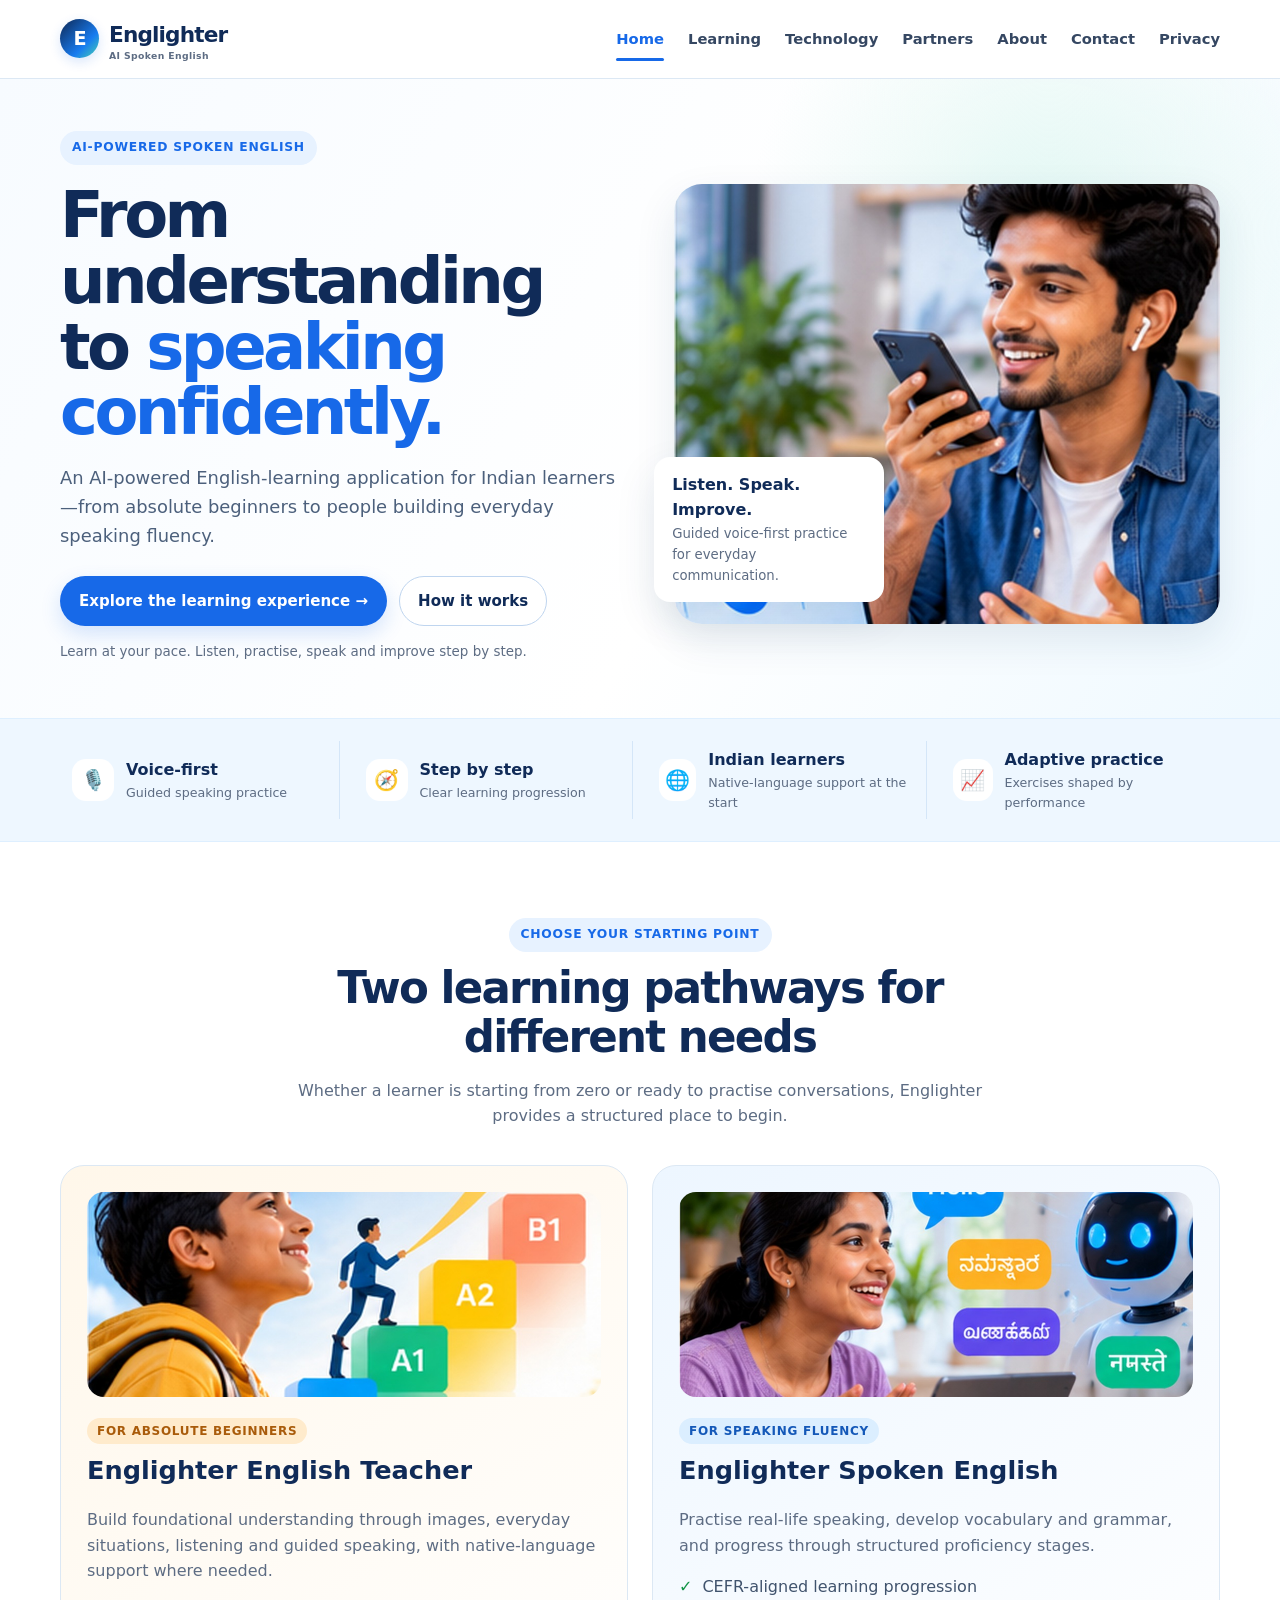
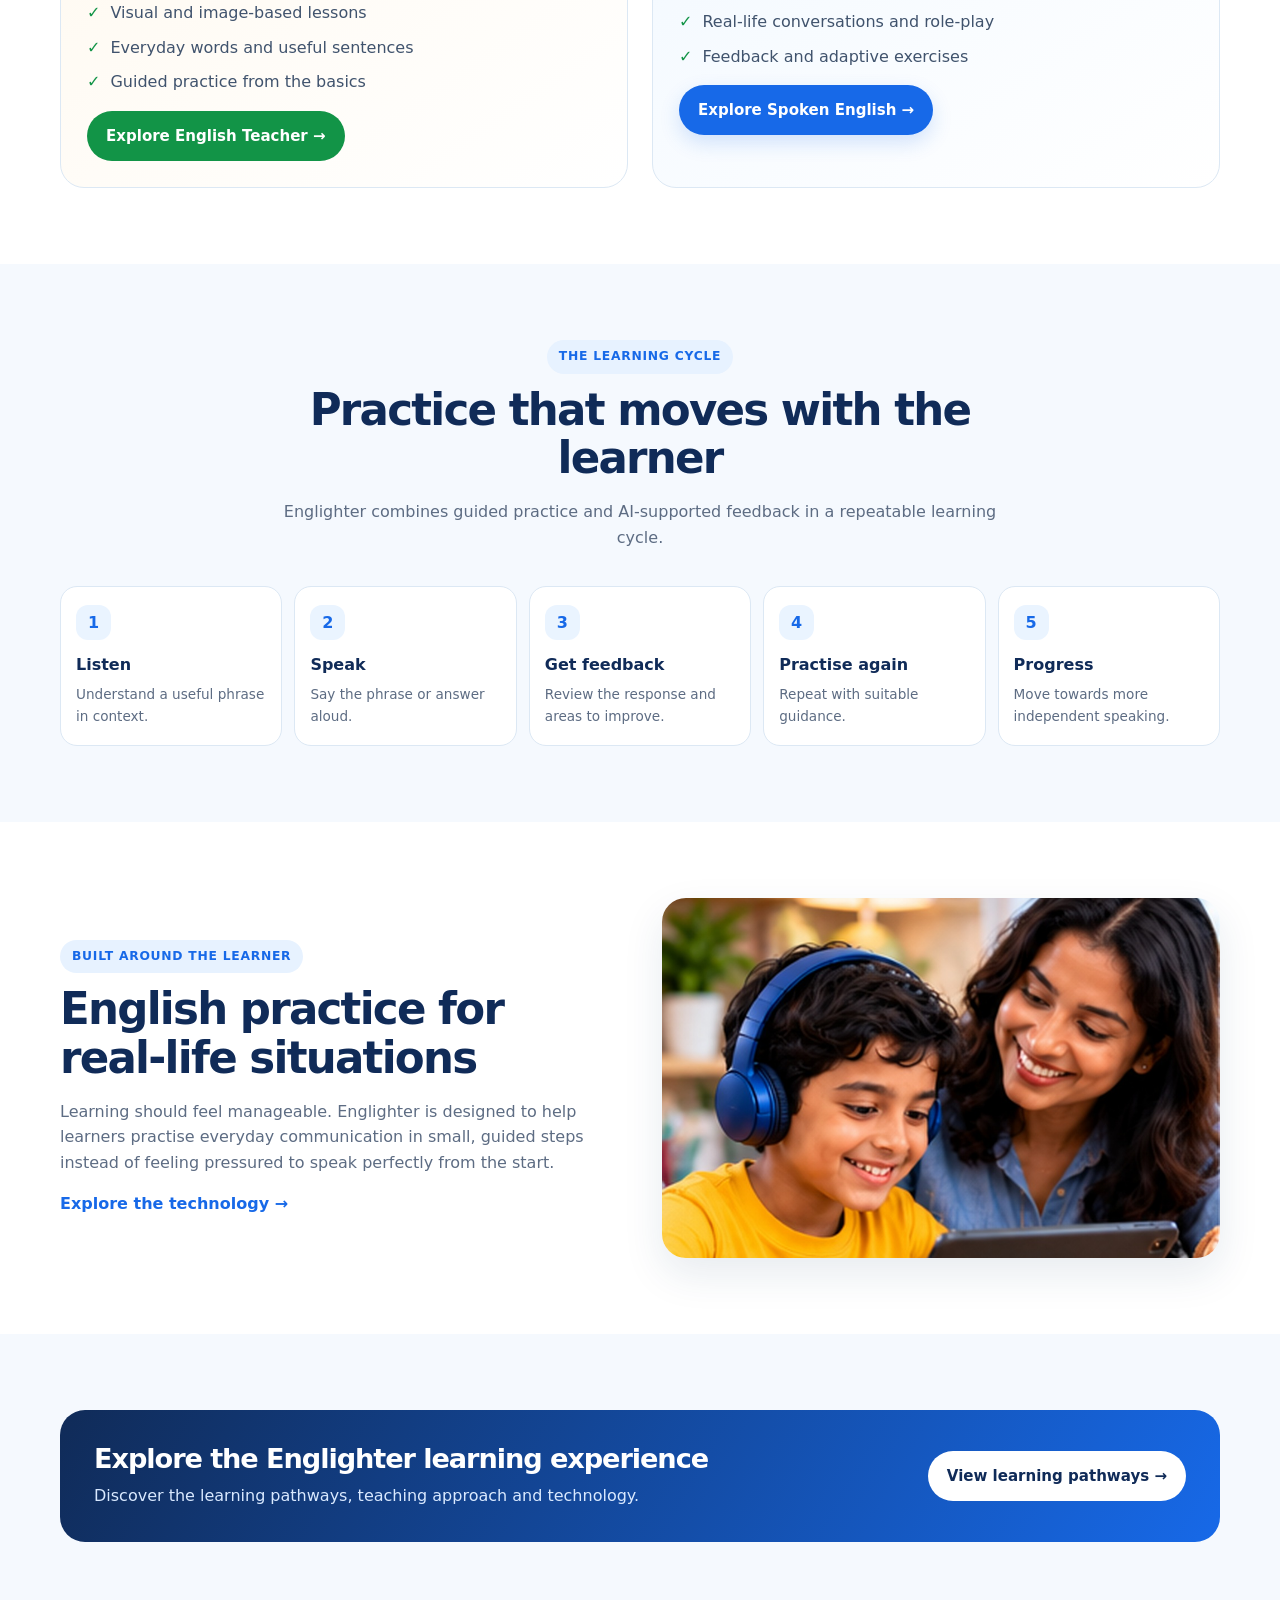
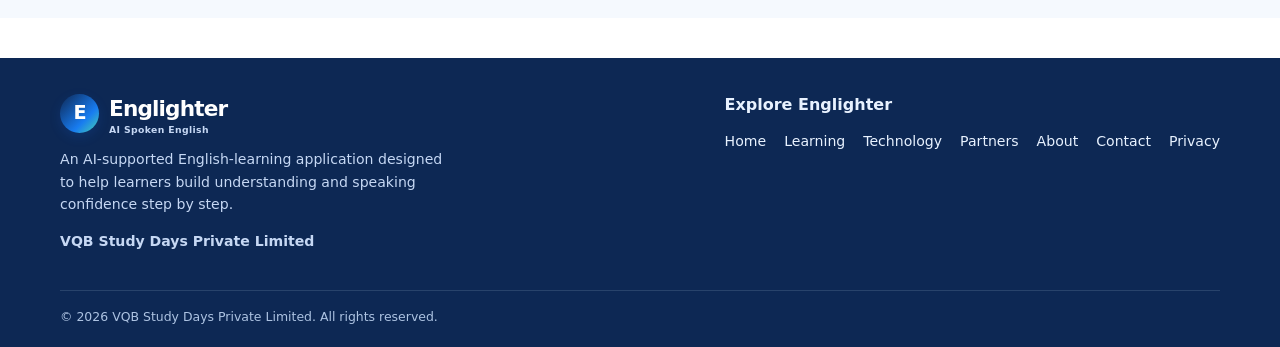
<file: index.html>
<!doctype html>
<html lang="en"><head><meta charset="utf-8"><meta name="viewport" content="width=device-width, initial-scale=1">
<title>AI Spoken English Learning | Englighter</title><meta name="description" content="Discover Englighter, an AI-supported English-learning application with foundational learning and structured spoken-English practice.">
<link rel="stylesheet" href="styles.css"></head><body><header class="site-header"><div class="container nav">
<a class="brand" href="index.html"><span class="brand-mark">E</span><span>Englighter<small>AI Spoken English</small></span></a>
<button class="menu-toggle" aria-label="Toggle navigation" aria-expanded="false">☰</button>
<nav class="nav-links" aria-label="Main navigation"><a href="index.html" aria-current="page">Home</a><a href="learning.html" >Learning</a><a href="technology.html" >Technology</a><a href="partners.html" >Partners</a><a href="about.html" >About</a><a href="contact.html" >Contact</a><a href="privacy.html" >Privacy</a></nav>
</div></header><main><section class="hero"><div class="container hero-grid"><div>
<span class="eyebrow">AI-powered spoken English</span>
<h1>From understanding<br>to <span>speaking confidently.</span></h1>
<p class="lead">An AI-powered English-learning application for Indian learners—from absolute beginners to people building everyday speaking fluency.</p>
<div class="hero-actions"><a class="btn btn-blue" href="learning.html">Explore the learning experience →</a><a class="btn btn-outline" href="#how-it-works">How it works</a></div>
<p class="micro-note">Learn at your pace. Listen, practise, speak and improve step by step.</p></div>
<div class="hero-image"><img src="assets/home-learner.jpg" alt="Young learner practising English with a smartphone"><div class="image-badge">Listen. Speak. Improve.<span>Guided voice-first practice for everyday communication.</span></div></div>
</div></section>
<section class="feature-strip"><div class="container feature-grid">
<div class="feature-stat"><span class="feature-icon">🎙️</span><div><strong>Voice-first</strong><small>Guided speaking practice</small></div></div>
<div class="feature-stat"><span class="feature-icon">🧭</span><div><strong>Step by step</strong><small>Clear learning progression</small></div></div>
<div class="feature-stat"><span class="feature-icon">🌐</span><div><strong>Indian learners</strong><small>Native-language support at the start</small></div></div>
<div class="feature-stat"><span class="feature-icon">📈</span><div><strong>Adaptive practice</strong><small>Exercises shaped by performance</small></div></div>
</div></section>
<section class="section"><div class="container"><div class="section-head"><span class="eyebrow">Choose your starting point</span><h2>Two learning pathways for different needs</h2><p>Whether a learner is starting from zero or ready to practise conversations, Englighter provides a structured place to begin.</p></div>
<div class="pathway-grid">
<article class="pathway"><img src="assets/learning-pathways.jpg" alt="Beginner learning English through visual examples"><span class="tag">For absolute beginners</span><h3>Englighter English Teacher</h3><p>Build foundational understanding through images, everyday situations, listening and guided speaking, with native-language support where needed.</p><ul class="checks"><li>Visual and image-based lessons</li><li>Everyday words and useful sentences</li><li>Guided practice from the basics</li></ul><a class="btn btn-green" href="learning.html#english-teacher">Explore English Teacher →</a></article>
<article class="pathway blue"><img src="assets/technology.jpg" alt="Learner practising spoken English with a phone"><span class="tag blue">For speaking fluency</span><h3>Englighter Spoken English</h3><p>Practise real-life speaking, develop vocabulary and grammar, and progress through structured proficiency stages.</p><ul class="checks"><li>CEFR-aligned learning progression</li><li>Real-life conversations and role-play</li><li>Feedback and adaptive exercises</li></ul><a class="btn btn-blue" href="learning.html#spoken-english">Explore Spoken English →</a></article>
</div></div></section>
<section class="section section-soft" id="how-it-works"><div class="container"><div class="section-head"><span class="eyebrow">The learning cycle</span><h2>Practice that moves with the learner</h2><p>Englighter combines guided practice and AI-supported feedback in a repeatable learning cycle.</p></div>
<div class="steps"><div class="step"><h3>Listen</h3><p>Understand a useful phrase in context.</p></div><div class="step"><h3>Speak</h3><p>Say the phrase or answer aloud.</p></div><div class="step"><h3>Get feedback</h3><p>Review the response and areas to improve.</p></div><div class="step"><h3>Practise again</h3><p>Repeat with suitable guidance.</p></div><div class="step"><h3>Progress</h3><p>Move towards more independent speaking.</p></div></div></div></section>
<section class="section"><div class="container split"><div><span class="eyebrow">Built around the learner</span><h2>English practice for real-life situations</h2><p>Learning should feel manageable. Englighter is designed to help learners practise everyday communication in small, guided steps instead of feeling pressured to speak perfectly from the start.</p><a class="text-link" href="technology.html">Explore the technology →</a></div><img src="assets/about-learners.jpg" alt="Learners of different ages exploring English together"></div></section>
<section class="section section-soft"><div class="container"><div class="cta-band"><div><h2>Explore the Englighter learning experience</h2><p>Discover the learning pathways, teaching approach and technology.</p></div><a class="btn" href="learning.html">View learning pathways →</a></div></div></section></main><footer class="footer"><div class="container"><div class="footer-top">
<div><a class="brand" href="index.html"><span class="brand-mark">E</span><span>Englighter<small>AI Spoken English</small></span></a>
<p>An AI-supported English-learning application designed to help learners build understanding and speaking confidence step by step.</p>
<p><strong>VQB Study Days Private Limited</strong></p></div>
<div><strong>Explore Englighter</strong><div class="footer-links" style="margin-top:12px"><a href="index.html">Home</a><a href="learning.html">Learning</a><a href="technology.html">Technology</a><a href="partners.html">Partners</a><a href="about.html">About</a><a href="contact.html">Contact</a><a href="privacy.html">Privacy</a></div></div>
</div><div class="copyright">© 2026 VQB Study Days Private Limited. All rights reserved.</div></div></footer><script src="script.js"></script></body></html>
</file>
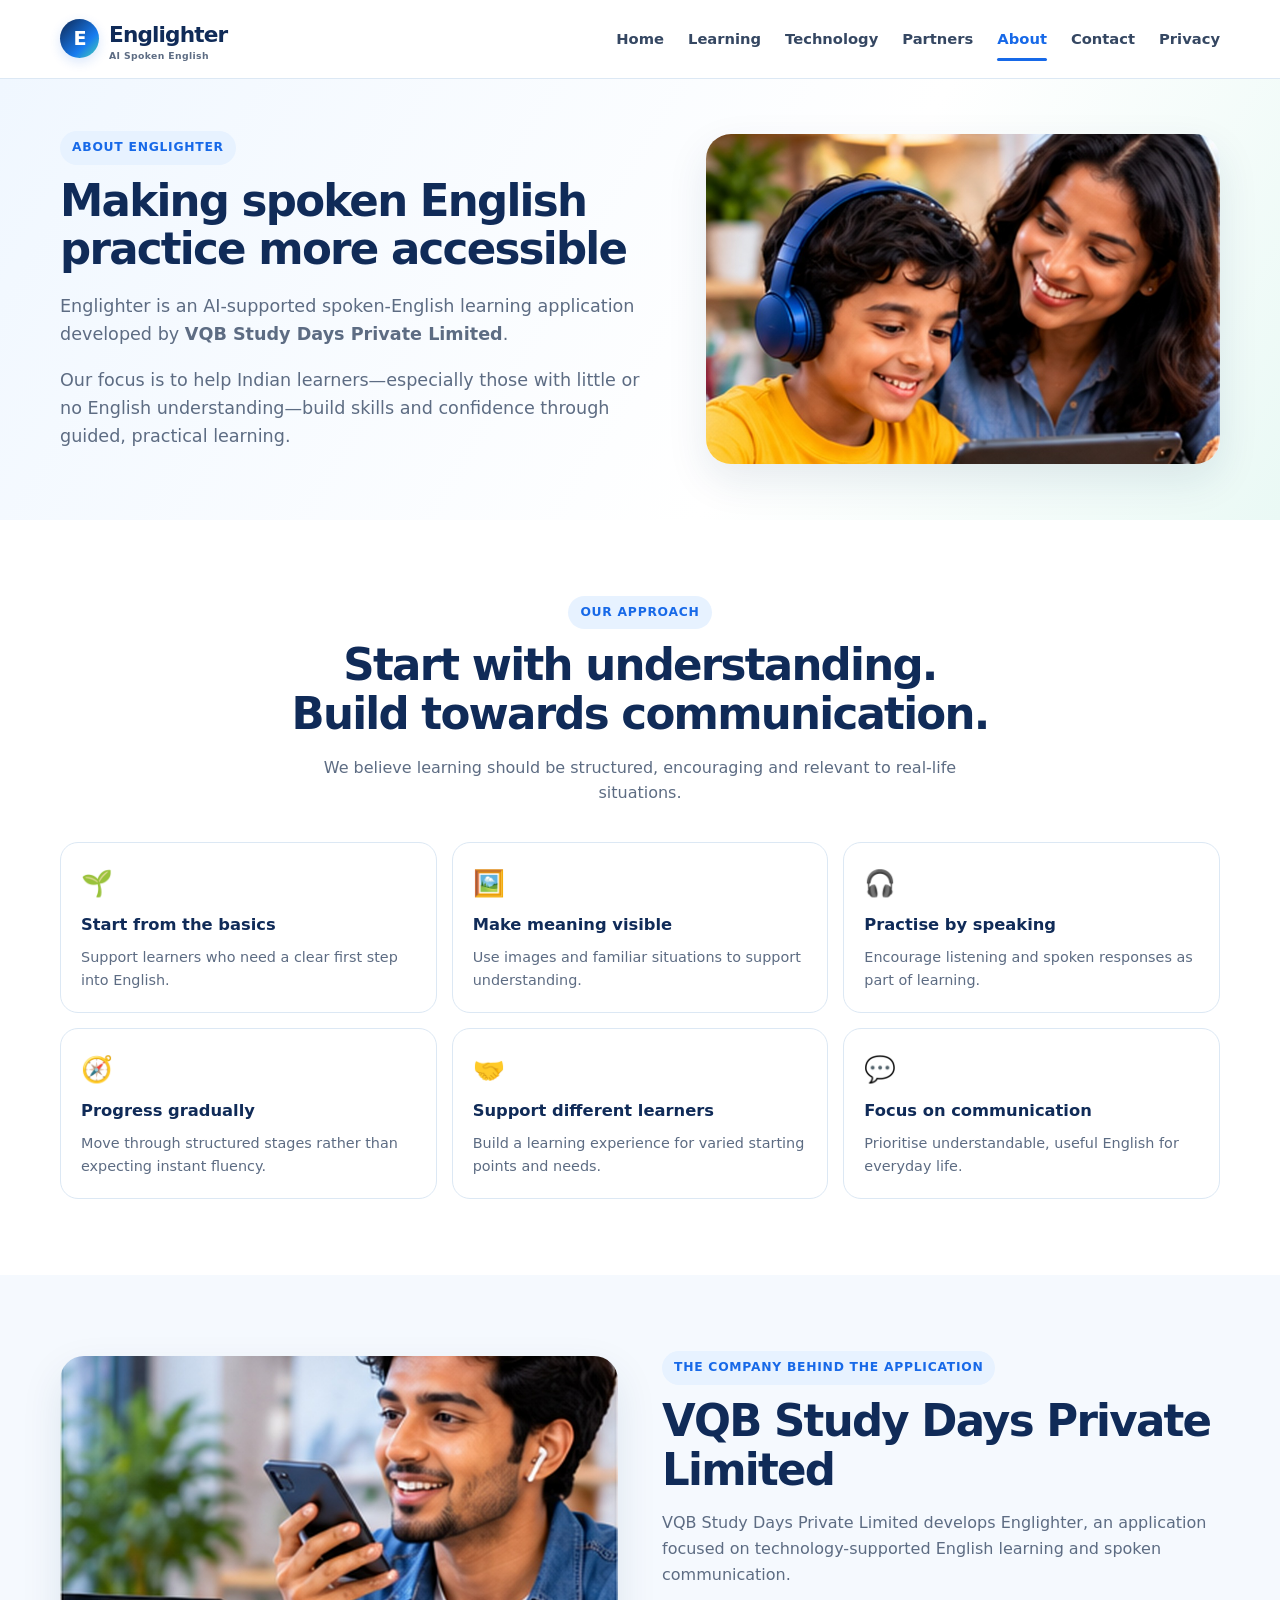
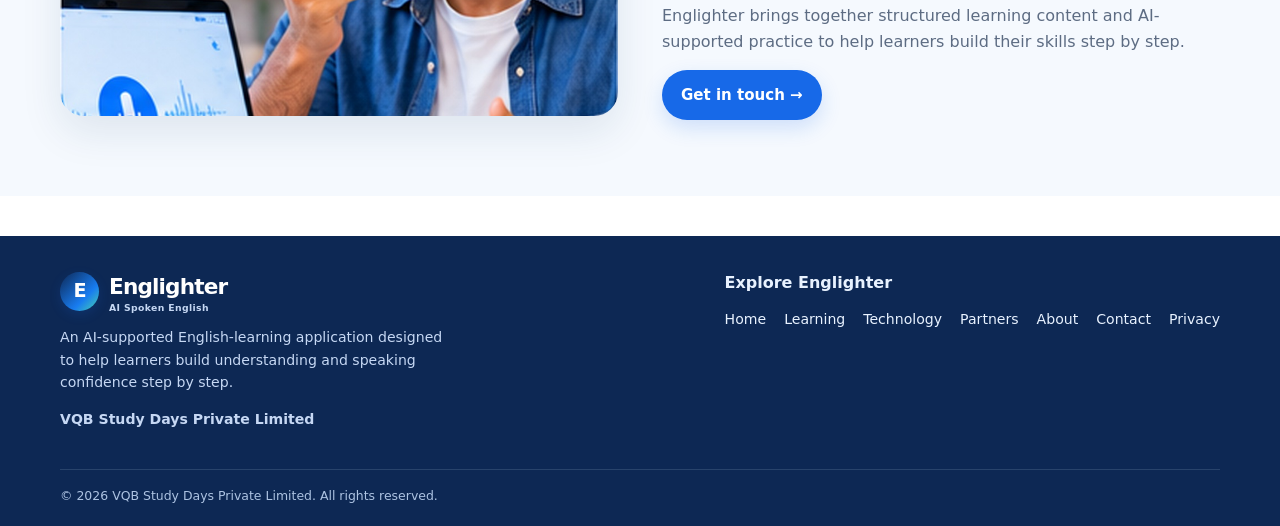
<file: about.html>
<!doctype html>
<html lang="en"><head><meta charset="utf-8"><meta name="viewport" content="width=device-width, initial-scale=1">
<title>About Englighter | Englighter</title><meta name="description" content="About Englighter and VQB Study Days Private Limited, the company developing the AI-supported English-learning application.">
<link rel="stylesheet" href="styles.css"></head><body><header class="site-header"><div class="container nav">
<a class="brand" href="index.html"><span class="brand-mark">E</span><span>Englighter<small>AI Spoken English</small></span></a>
<button class="menu-toggle" aria-label="Toggle navigation" aria-expanded="false">☰</button>
<nav class="nav-links" aria-label="Main navigation"><a href="index.html" >Home</a><a href="learning.html" >Learning</a><a href="technology.html" >Technology</a><a href="partners.html" >Partners</a><a href="about.html" aria-current="page">About</a><a href="contact.html" >Contact</a><a href="privacy.html" >Privacy</a></nav>
</div></header><main><section class="page-hero"><div class="container page-hero-grid"><div><span class="eyebrow">About Englighter</span><h1>Making spoken English practice more accessible</h1><p>Englighter is an AI-supported spoken-English learning application developed by <strong>VQB Study Days Private Limited</strong>.</p><p>Our focus is to help Indian learners—especially those with little or no English understanding—build skills and confidence through guided, practical learning.</p></div><img src="assets/about-learners.jpg" alt="A diverse group of learners exploring English together"></div></section>
<section class="section"><div class="container"><div class="section-head"><span class="eyebrow">Our approach</span><h2>Start with understanding. Build towards communication.</h2><p>We believe learning should be structured, encouraging and relevant to real-life situations.</p></div><div class="icon-grid">
<div class="icon-card"><span class="emoji">🌱</span><h3>Start from the basics</h3><p>Support learners who need a clear first step into English.</p></div>
<div class="icon-card"><span class="emoji">🖼️</span><h3>Make meaning visible</h3><p>Use images and familiar situations to support understanding.</p></div>
<div class="icon-card"><span class="emoji">🎧</span><h3>Practise by speaking</h3><p>Encourage listening and spoken responses as part of learning.</p></div>
<div class="icon-card"><span class="emoji">🧭</span><h3>Progress gradually</h3><p>Move through structured stages rather than expecting instant fluency.</p></div>
<div class="icon-card"><span class="emoji">🤝</span><h3>Support different learners</h3><p>Build a learning experience for varied starting points and needs.</p></div>
<div class="icon-card"><span class="emoji">💬</span><h3>Focus on communication</h3><p>Prioritise understandable, useful English for everyday life.</p></div>
</div></div></section>
<section class="section section-soft"><div class="container split"><img src="assets/home-learner.jpg" alt="Young learner using a phone for English practice"><div><span class="eyebrow">The company behind the application</span><h2>VQB Study Days Private Limited</h2><p>VQB Study Days Private Limited develops Englighter, an application focused on technology-supported English learning and spoken communication.</p><p>Englighter brings together structured learning content and AI-supported practice to help learners build their skills step by step.</p><a class="btn btn-blue" href="contact.html">Get in touch →</a></div></div></section></main><footer class="footer"><div class="container"><div class="footer-top">
<div><a class="brand" href="index.html"><span class="brand-mark">E</span><span>Englighter<small>AI Spoken English</small></span></a>
<p>An AI-supported English-learning application designed to help learners build understanding and speaking confidence step by step.</p>
<p><strong>VQB Study Days Private Limited</strong></p></div>
<div><strong>Explore Englighter</strong><div class="footer-links" style="margin-top:12px"><a href="index.html">Home</a><a href="learning.html">Learning</a><a href="technology.html">Technology</a><a href="partners.html">Partners</a><a href="about.html">About</a><a href="contact.html">Contact</a><a href="privacy.html">Privacy</a></div></div>
</div><div class="copyright">© 2026 VQB Study Days Private Limited. All rights reserved.</div></div></footer><script src="script.js"></script></body></html>
</file>
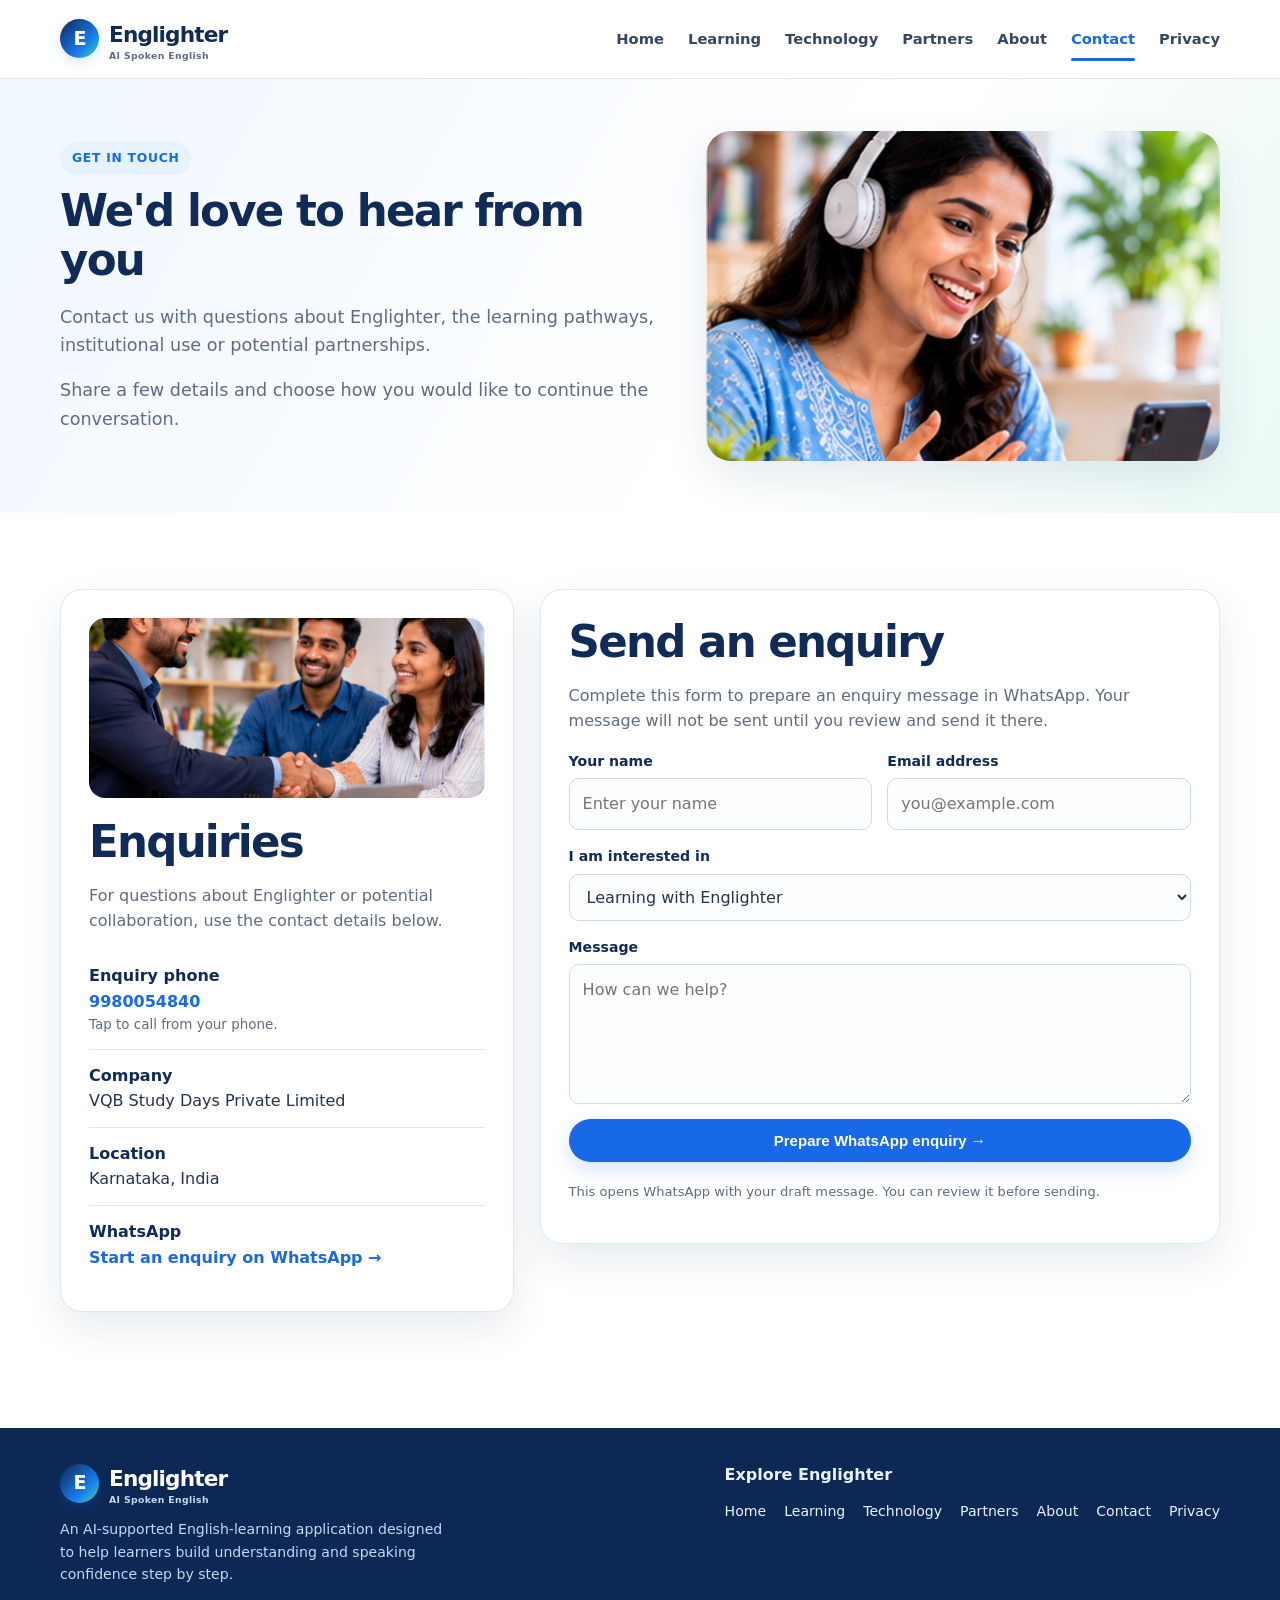
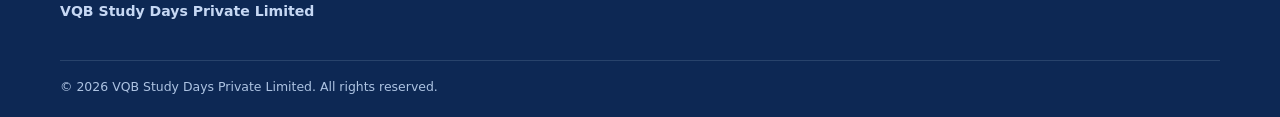
<file: contact.html>
<!doctype html>
<html lang="en"><head><meta charset="utf-8"><meta name="viewport" content="width=device-width, initial-scale=1">
<title>Contact | Englighter</title><meta name="description" content="Contact Englighter and VQB Study Days Private Limited for learner, institution and partnership enquiries.">
<link rel="stylesheet" href="styles.css"></head><body><header class="site-header"><div class="container nav">
<a class="brand" href="index.html"><span class="brand-mark">E</span><span>Englighter<small>AI Spoken English</small></span></a>
<button class="menu-toggle" aria-label="Toggle navigation" aria-expanded="false">☰</button>
<nav class="nav-links" aria-label="Main navigation"><a href="index.html" >Home</a><a href="learning.html" >Learning</a><a href="technology.html" >Technology</a><a href="partners.html" >Partners</a><a href="about.html" >About</a><a href="contact.html" aria-current="page">Contact</a><a href="privacy.html" >Privacy</a></nav>
</div></header><main><section class="page-hero"><div class="container page-hero-grid"><div><span class="eyebrow">Get in touch</span><h1>We'd love to hear from you</h1><p>Contact us with questions about Englighter, the learning pathways, institutional use or potential partnerships.</p><p>Share a few details and choose how you would like to continue the conversation.</p></div><img src="assets/contact-learner.jpg" alt="Learner using a phone to practise English"></div></section>
<section class="section"><div class="container contact-grid"><aside class="contact-card"><img src="assets/partners.jpg" alt="Educator and learners"><h2 style="margin:0;color:var(--navy)">Enquiries</h2><p>For questions about Englighter or potential collaboration, use the contact details below.</p>
<div class="contact-item"><strong>Enquiry phone</strong><a href="tel:+919980054840">9980054840</a><div class="micro-note">Tap to call from your phone.</div></div>
<div class="contact-item"><strong>Company</strong><span>VQB Study Days Private Limited</span></div>
<div class="contact-item"><strong>Location</strong><span>Karnataka, India</span></div>
<div class="contact-item"><strong>WhatsApp</strong><a href="https://wa.me/919980054840" target="_blank" rel="noopener">Start an enquiry on WhatsApp →</a></div>
</aside>
<section class="form-card"><h2 style="margin-top:0;color:var(--navy)">Send an enquiry</h2><p>Complete this form to prepare an enquiry message in WhatsApp. Your message will not be sent until you review and send it there.</p>
<form data-enquiry-form data-phone="919980054840"><div class="form-grid"><div class="field"><label for="name">Your name</label><input id="name" name="name" autocomplete="name" required placeholder="Enter your name"></div>
<div class="field"><label for="email">Email address</label><input id="email" name="email" type="email" autocomplete="email" required placeholder="you@example.com"></div>
<div class="field full"><label for="interest">I am interested in</label><select id="interest" name="interest"><option>Learning with Englighter</option><option>School or college partnership</option><option>Training centre partnership</option><option>Teacher or community partnership</option><option>General enquiry</option></select></div>
<div class="field full"><label for="message">Message</label><textarea id="message" name="message" required placeholder="How can we help?"></textarea></div>
<div class="field full"><button class="btn btn-blue" type="submit">Prepare WhatsApp enquiry →</button><p class="form-note">This opens WhatsApp with your draft message. You can review it before sending.</p></div></div></form></section>
</div></section></main><footer class="footer"><div class="container"><div class="footer-top">
<div><a class="brand" href="index.html"><span class="brand-mark">E</span><span>Englighter<small>AI Spoken English</small></span></a>
<p>An AI-supported English-learning application designed to help learners build understanding and speaking confidence step by step.</p>
<p><strong>VQB Study Days Private Limited</strong></p></div>
<div><strong>Explore Englighter</strong><div class="footer-links" style="margin-top:12px"><a href="index.html">Home</a><a href="learning.html">Learning</a><a href="technology.html">Technology</a><a href="partners.html">Partners</a><a href="about.html">About</a><a href="contact.html">Contact</a><a href="privacy.html">Privacy</a></div></div>
</div><div class="copyright">© 2026 VQB Study Days Private Limited. All rights reserved.</div></div></footer><script src="script.js"></script></body></html>
</file>
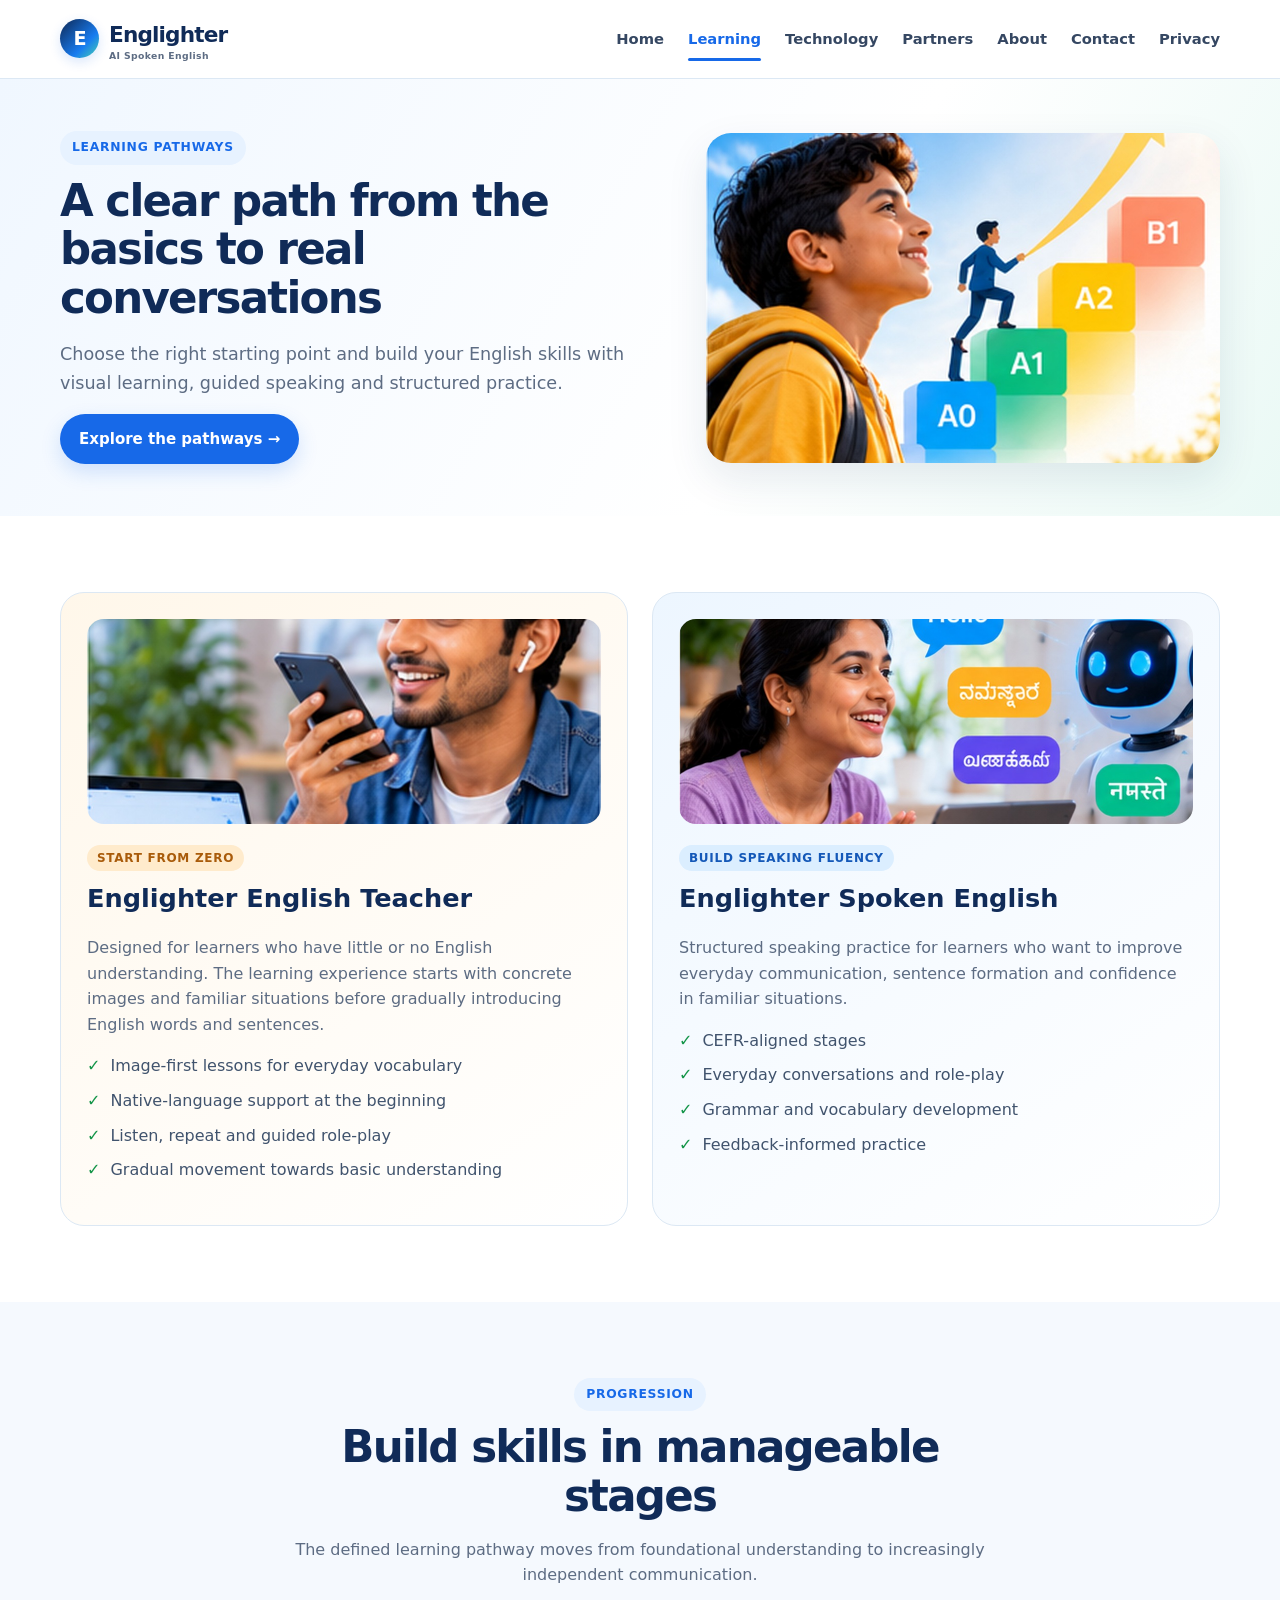
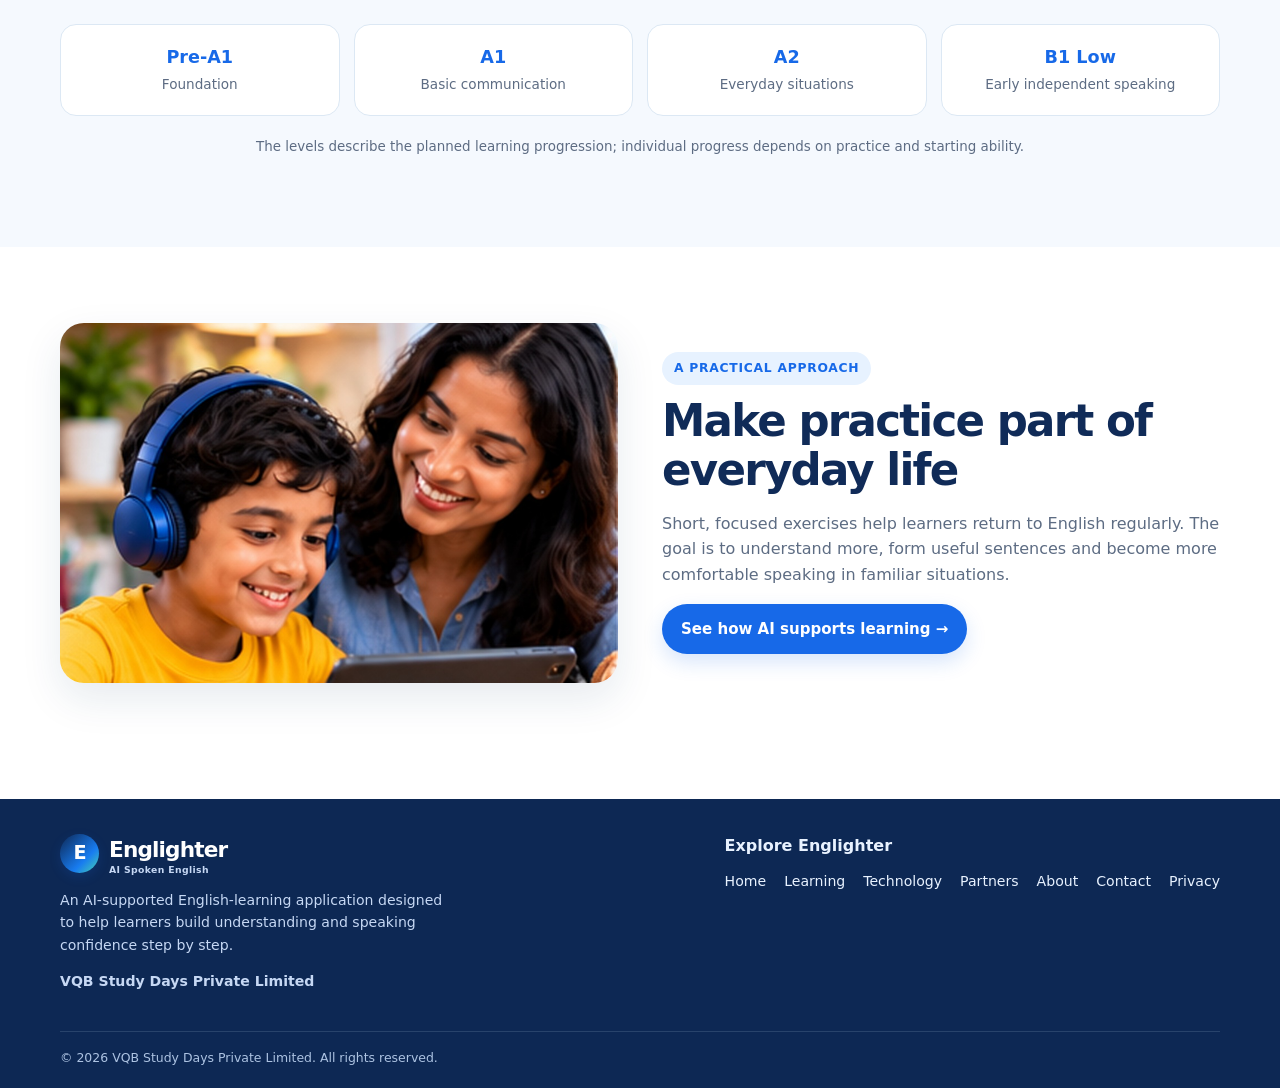
<file: learning.html>
<!doctype html>
<html lang="en"><head><meta charset="utf-8"><meta name="viewport" content="width=device-width, initial-scale=1">
<title>Learning Pathways | Englighter</title><meta name="description" content="Explore Englighter English Teacher for absolute beginners and Englighter Spoken English for structured, CEFR-aligned speaking practice.">
<link rel="stylesheet" href="styles.css"></head><body><header class="site-header"><div class="container nav">
<a class="brand" href="index.html"><span class="brand-mark">E</span><span>Englighter<small>AI Spoken English</small></span></a>
<button class="menu-toggle" aria-label="Toggle navigation" aria-expanded="false">☰</button>
<nav class="nav-links" aria-label="Main navigation"><a href="index.html" >Home</a><a href="learning.html" aria-current="page">Learning</a><a href="technology.html" >Technology</a><a href="partners.html" >Partners</a><a href="about.html" >About</a><a href="contact.html" >Contact</a><a href="privacy.html" >Privacy</a></nav>
</div></header><main><section class="page-hero"><div class="container page-hero-grid"><div><span class="eyebrow">Learning pathways</span><h1>A clear path from the basics to real conversations</h1><p>Choose the right starting point and build your English skills with visual learning, guided speaking and structured practice.</p><a class="btn btn-blue" href="#pathways">Explore the pathways →</a></div><img src="assets/learning-pathways.jpg" alt="Young learner using a tablet for visual English practice"></div></section>
<section class="section" id="pathways"><div class="container"><div class="pathway-grid">
<article class="pathway" id="english-teacher"><img src="assets/home-learner.jpg" alt="Young beginner learning with a smartphone"><span class="tag">Start from zero</span><h3>Englighter English Teacher</h3><p>Designed for learners who have little or no English understanding. The learning experience starts with concrete images and familiar situations before gradually introducing English words and sentences.</p><ul class="checks"><li>Image-first lessons for everyday vocabulary</li><li>Native-language support at the beginning</li><li>Listen, repeat and guided role-play</li><li>Gradual movement towards basic understanding</li></ul></article>
<article class="pathway blue" id="spoken-english"><img src="assets/technology.jpg" alt="Adult learner practising English aloud"><span class="tag blue">Build speaking fluency</span><h3>Englighter Spoken English</h3><p>Structured speaking practice for learners who want to improve everyday communication, sentence formation and confidence in familiar situations.</p><ul class="checks"><li>CEFR-aligned stages</li><li>Everyday conversations and role-play</li><li>Grammar and vocabulary development</li><li>Feedback-informed practice</li></ul></article>
</div></div></section>
<section class="section section-soft"><div class="container"><div class="section-head"><span class="eyebrow">Progression</span><h2>Build skills in manageable stages</h2><p>The defined learning pathway moves from foundational understanding to increasingly independent communication.</p></div><div class="level-row"><div class="level"><strong>Pre-A1</strong><span>Foundation</span></div><div class="level"><strong>A1</strong><span>Basic communication</span></div><div class="level"><strong>A2</strong><span>Everyday situations</span></div><div class="level"><strong>B1 Low</strong><span>Early independent speaking</span></div></div><p class="micro-note" style="text-align:center;margin-top:20px">The levels describe the planned learning progression; individual progress depends on practice and starting ability.</p></div></section>
<section class="section"><div class="container split"><img src="assets/about-learners.jpg" alt="Learners supporting one another while practising English"><div><span class="eyebrow">A practical approach</span><h2>Make practice part of everyday life</h2><p>Short, focused exercises help learners return to English regularly. The goal is to understand more, form useful sentences and become more comfortable speaking in familiar situations.</p><a class="btn btn-blue" href="technology.html">See how AI supports learning →</a></div></div></section></main><footer class="footer"><div class="container"><div class="footer-top">
<div><a class="brand" href="index.html"><span class="brand-mark">E</span><span>Englighter<small>AI Spoken English</small></span></a>
<p>An AI-supported English-learning application designed to help learners build understanding and speaking confidence step by step.</p>
<p><strong>VQB Study Days Private Limited</strong></p></div>
<div><strong>Explore Englighter</strong><div class="footer-links" style="margin-top:12px"><a href="index.html">Home</a><a href="learning.html">Learning</a><a href="technology.html">Technology</a><a href="partners.html">Partners</a><a href="about.html">About</a><a href="contact.html">Contact</a><a href="privacy.html">Privacy</a></div></div>
</div><div class="copyright">© 2026 VQB Study Days Private Limited. All rights reserved.</div></div></footer><script src="script.js"></script></body></html>
</file>
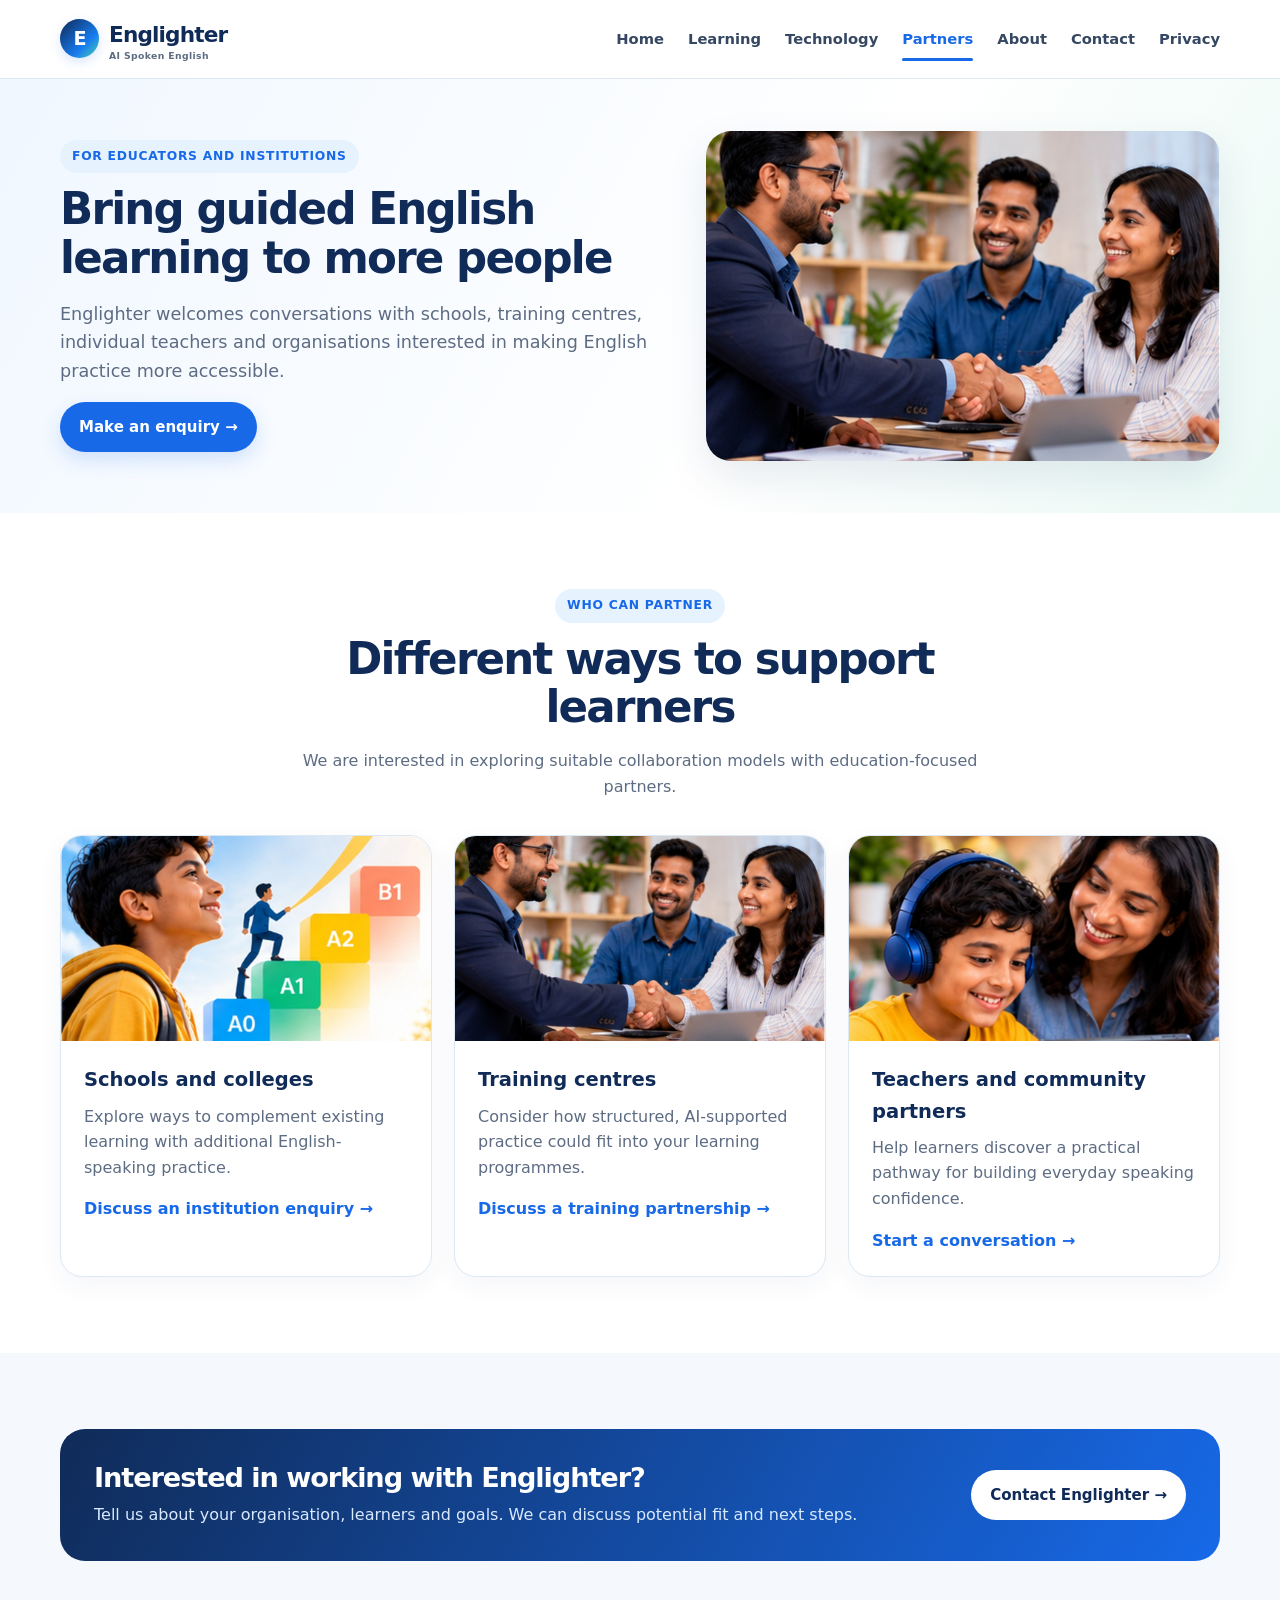
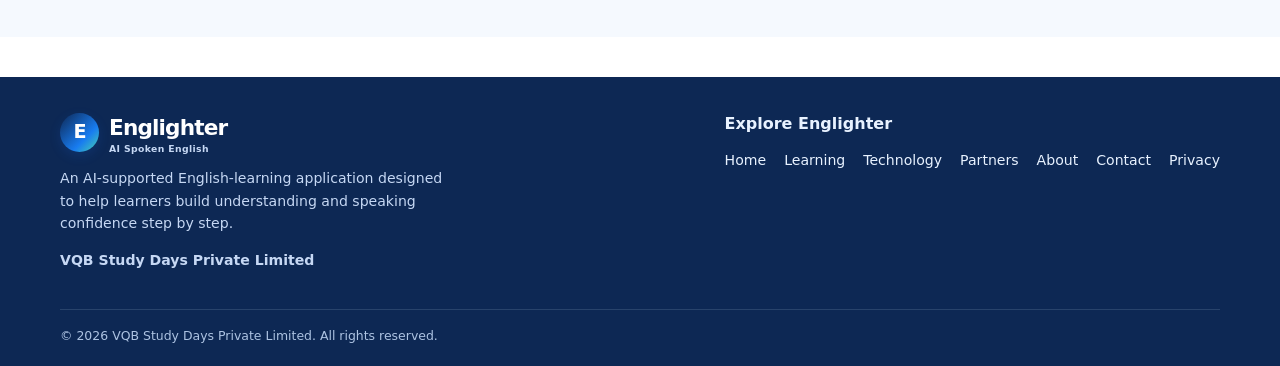
<file: partners.html>
<!doctype html>
<html lang="en"><head><meta charset="utf-8"><meta name="viewport" content="width=device-width, initial-scale=1">
<title>Partner With Us | Englighter</title><meta name="description" content="Explore partnership opportunities with Englighter for schools, training centres, teachers and education-focused organisations.">
<link rel="stylesheet" href="styles.css"></head><body><header class="site-header"><div class="container nav">
<a class="brand" href="index.html"><span class="brand-mark">E</span><span>Englighter<small>AI Spoken English</small></span></a>
<button class="menu-toggle" aria-label="Toggle navigation" aria-expanded="false">☰</button>
<nav class="nav-links" aria-label="Main navigation"><a href="index.html" >Home</a><a href="learning.html" >Learning</a><a href="technology.html" >Technology</a><a href="partners.html" aria-current="page">Partners</a><a href="about.html" >About</a><a href="contact.html" >Contact</a><a href="privacy.html" >Privacy</a></nav>
</div></header><main><section class="page-hero"><div class="container page-hero-grid"><div><span class="eyebrow">For educators and institutions</span><h1>Bring guided English learning to more people</h1><p>Englighter welcomes conversations with schools, training centres, individual teachers and organisations interested in making English practice more accessible.</p><a class="btn btn-blue" href="contact.html">Make an enquiry →</a></div><img src="assets/partners.jpg" alt="Educator working with a group of learners"></div></section>
<section class="section"><div class="container"><div class="section-head"><span class="eyebrow">Who can partner</span><h2>Different ways to support learners</h2><p>We are interested in exploring suitable collaboration models with education-focused partners.</p></div><div class="cards">
<article class="card"><img src="assets/learning-pathways.jpg" alt="Young learner studying"><div class="card-body"><h3>Schools and colleges</h3><p>Explore ways to complement existing learning with additional English-speaking practice.</p><a class="text-link" href="contact.html">Discuss an institution enquiry →</a></div></article>
<article class="card"><img src="assets/partners.jpg" alt="Teacher supporting a classroom"><div class="card-body"><h3>Training centres</h3><p>Consider how structured, AI-supported practice could fit into your learning programmes.</p><a class="text-link" href="contact.html">Discuss a training partnership →</a></div></article>
<article class="card"><img src="assets/about-learners.jpg" alt="Learners using mobile devices"><div class="card-body"><h3>Teachers and community partners</h3><p>Help learners discover a practical pathway for building everyday speaking confidence.</p><a class="text-link" href="contact.html">Start a conversation →</a></div></article>
</div></div></section>
<section class="section section-soft"><div class="container"><div class="cta-band"><div><h2>Interested in working with Englighter?</h2><p>Tell us about your organisation, learners and goals. We can discuss potential fit and next steps.</p></div><a class="btn" href="contact.html">Contact Englighter →</a></div></div></section></main><footer class="footer"><div class="container"><div class="footer-top">
<div><a class="brand" href="index.html"><span class="brand-mark">E</span><span>Englighter<small>AI Spoken English</small></span></a>
<p>An AI-supported English-learning application designed to help learners build understanding and speaking confidence step by step.</p>
<p><strong>VQB Study Days Private Limited</strong></p></div>
<div><strong>Explore Englighter</strong><div class="footer-links" style="margin-top:12px"><a href="index.html">Home</a><a href="learning.html">Learning</a><a href="technology.html">Technology</a><a href="partners.html">Partners</a><a href="about.html">About</a><a href="contact.html">Contact</a><a href="privacy.html">Privacy</a></div></div>
</div><div class="copyright">© 2026 VQB Study Days Private Limited. All rights reserved.</div></div></footer><script src="script.js"></script></body></html>
</file>
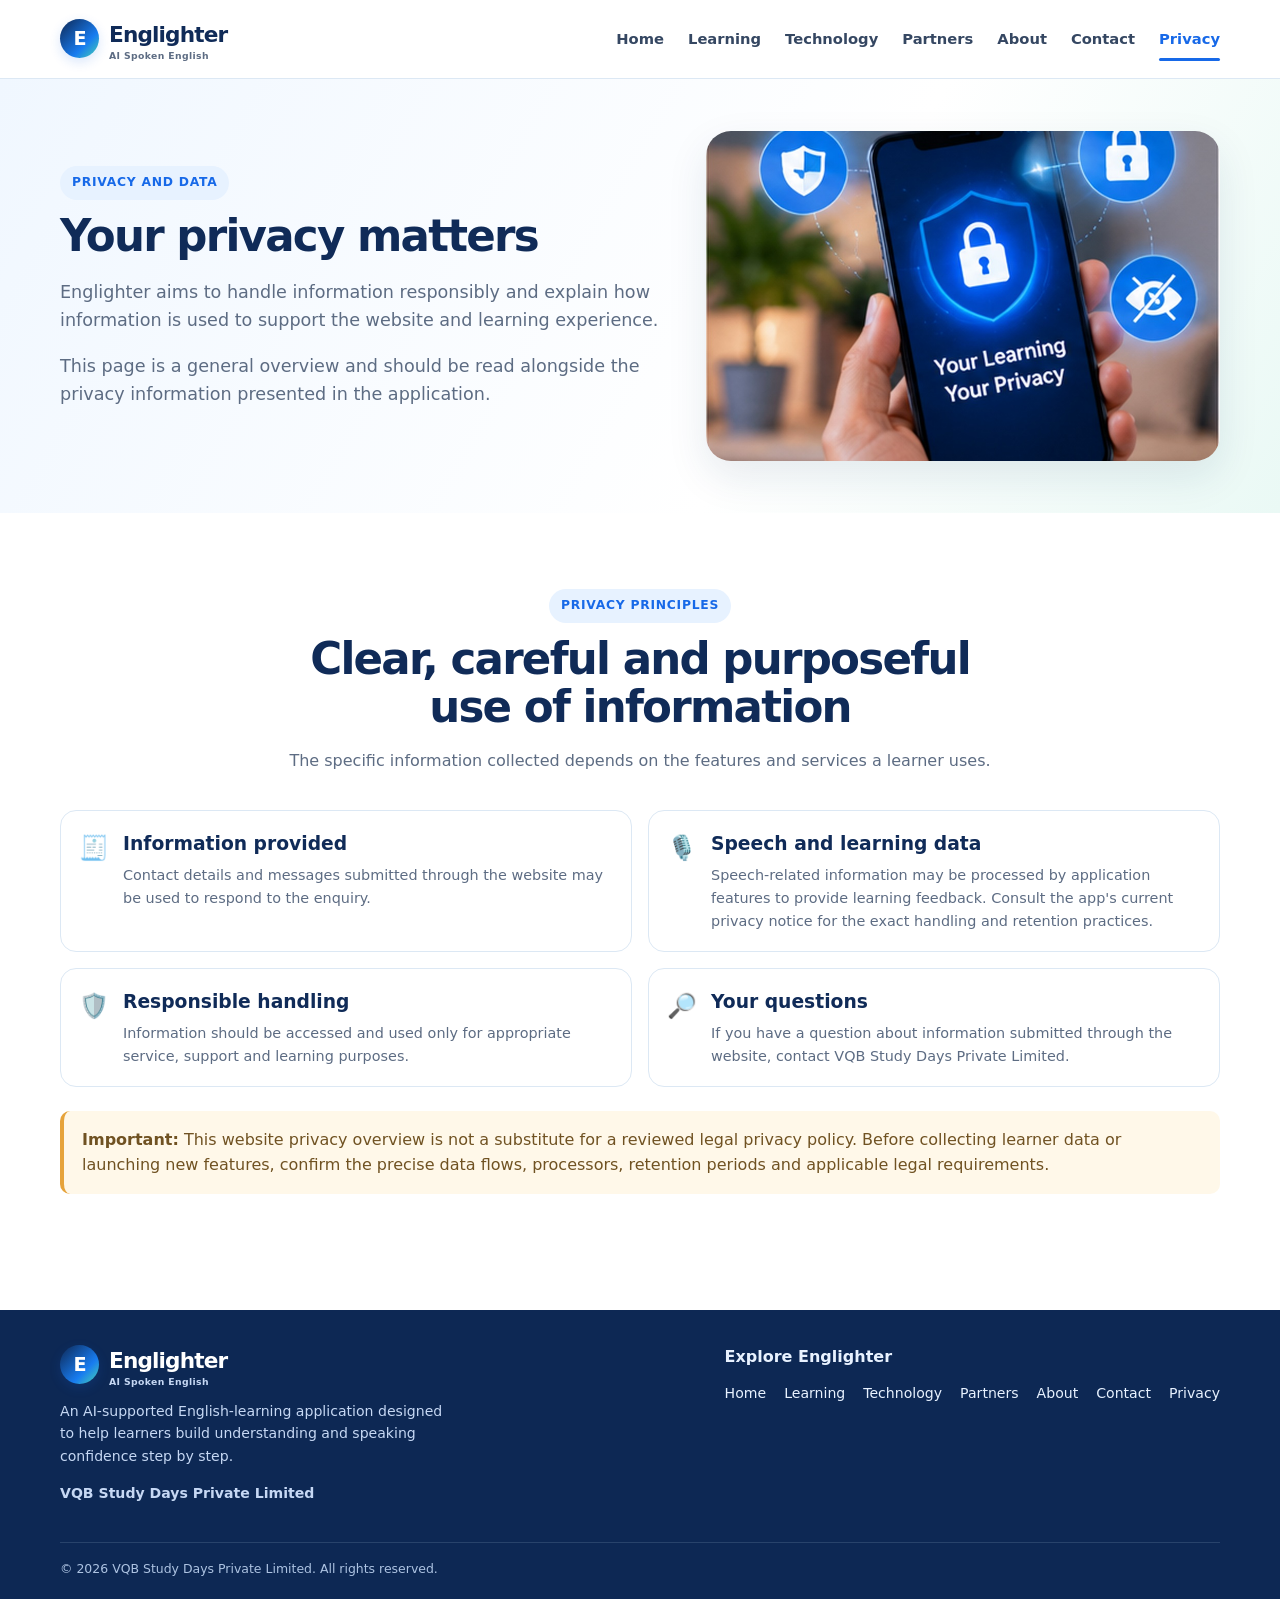
<file: privacy.html>
<!doctype html>
<html lang="en"><head><meta charset="utf-8"><meta name="viewport" content="width=device-width, initial-scale=1">
<title>Privacy | Englighter</title><meta name="description" content="Privacy overview for the Englighter website and AI-supported English-learning application.">
<link rel="stylesheet" href="styles.css"></head><body><header class="site-header"><div class="container nav">
<a class="brand" href="index.html"><span class="brand-mark">E</span><span>Englighter<small>AI Spoken English</small></span></a>
<button class="menu-toggle" aria-label="Toggle navigation" aria-expanded="false">☰</button>
<nav class="nav-links" aria-label="Main navigation"><a href="index.html" >Home</a><a href="learning.html" >Learning</a><a href="technology.html" >Technology</a><a href="partners.html" >Partners</a><a href="about.html" >About</a><a href="contact.html" >Contact</a><a href="privacy.html" aria-current="page">Privacy</a></nav>
</div></header><main><section class="page-hero"><div class="container page-hero-grid"><div><span class="eyebrow">Privacy and data</span><h1>Your privacy matters</h1><p>Englighter aims to handle information responsibly and explain how information is used to support the website and learning experience.</p><p>This page is a general overview and should be read alongside the privacy information presented in the application.</p></div><img src="assets/privacy-security.jpg" alt="Laptop with a digital security shield"></div></section>
<section class="section"><div class="container"><div class="section-head"><span class="eyebrow">Privacy principles</span><h2>Clear, careful and purposeful use of information</h2><p>The specific information collected depends on the features and services a learner uses.</p></div><div class="privacy-list">
<div class="privacy-item"><span class="emoji">🧾</span><div><h3>Information provided</h3><p>Contact details and messages submitted through the website may be used to respond to the enquiry.</p></div></div>
<div class="privacy-item"><span class="emoji">🎙️</span><div><h3>Speech and learning data</h3><p>Speech-related information may be processed by application features to provide learning feedback. Consult the app's current privacy notice for the exact handling and retention practices.</p></div></div>
<div class="privacy-item"><span class="emoji">🛡️</span><div><h3>Responsible handling</h3><p>Information should be accessed and used only for appropriate service, support and learning purposes.</p></div></div>
<div class="privacy-item"><span class="emoji">🔎</span><div><h3>Your questions</h3><p>If you have a question about information submitted through the website, contact VQB Study Days Private Limited.</p></div></div>
</div><div class="notice" style="margin-top:24px"><strong>Important:</strong> This website privacy overview is not a substitute for a reviewed legal privacy policy. Before collecting learner data or launching new features, confirm the precise data flows, processors, retention periods and applicable legal requirements.</div></div></section></main><footer class="footer"><div class="container"><div class="footer-top">
<div><a class="brand" href="index.html"><span class="brand-mark">E</span><span>Englighter<small>AI Spoken English</small></span></a>
<p>An AI-supported English-learning application designed to help learners build understanding and speaking confidence step by step.</p>
<p><strong>VQB Study Days Private Limited</strong></p></div>
<div><strong>Explore Englighter</strong><div class="footer-links" style="margin-top:12px"><a href="index.html">Home</a><a href="learning.html">Learning</a><a href="technology.html">Technology</a><a href="partners.html">Partners</a><a href="about.html">About</a><a href="contact.html">Contact</a><a href="privacy.html">Privacy</a></div></div>
</div><div class="copyright">© 2026 VQB Study Days Private Limited. All rights reserved.</div></div></footer><script src="script.js"></script></body></html>
</file>
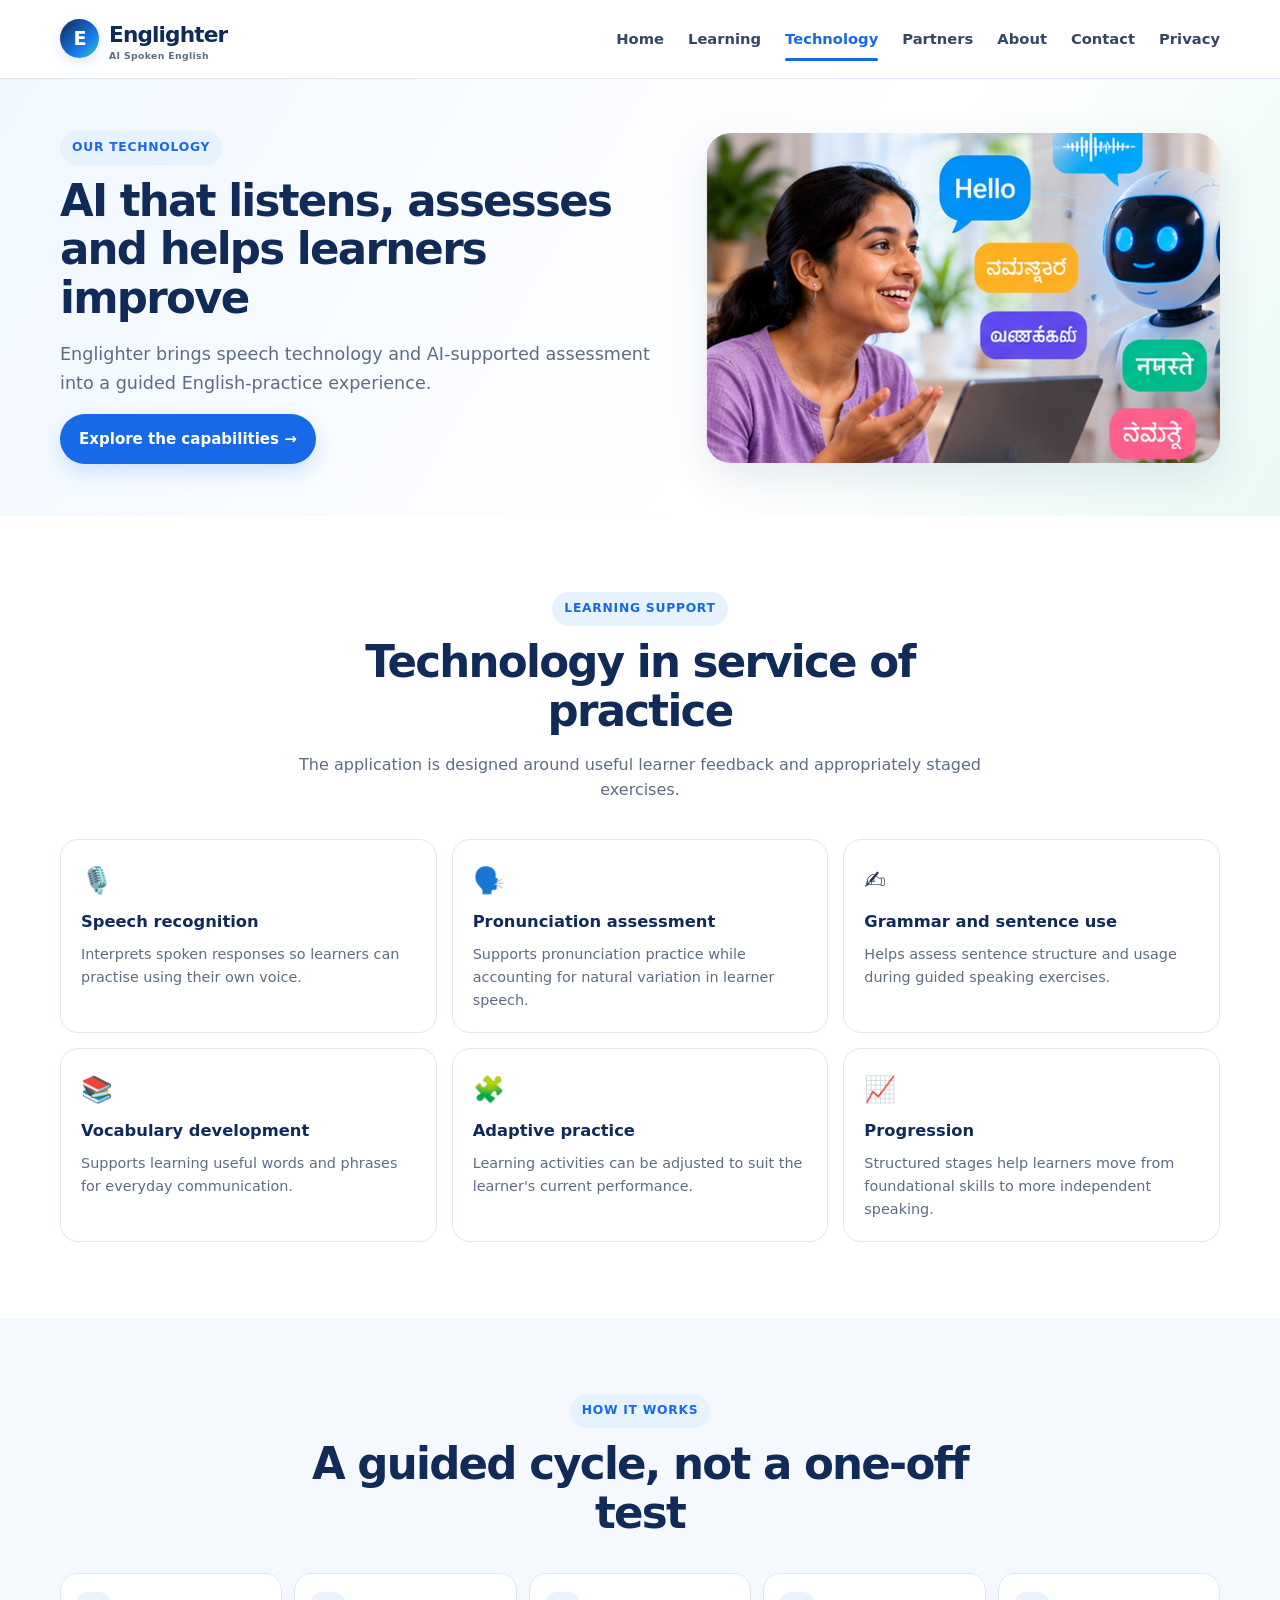
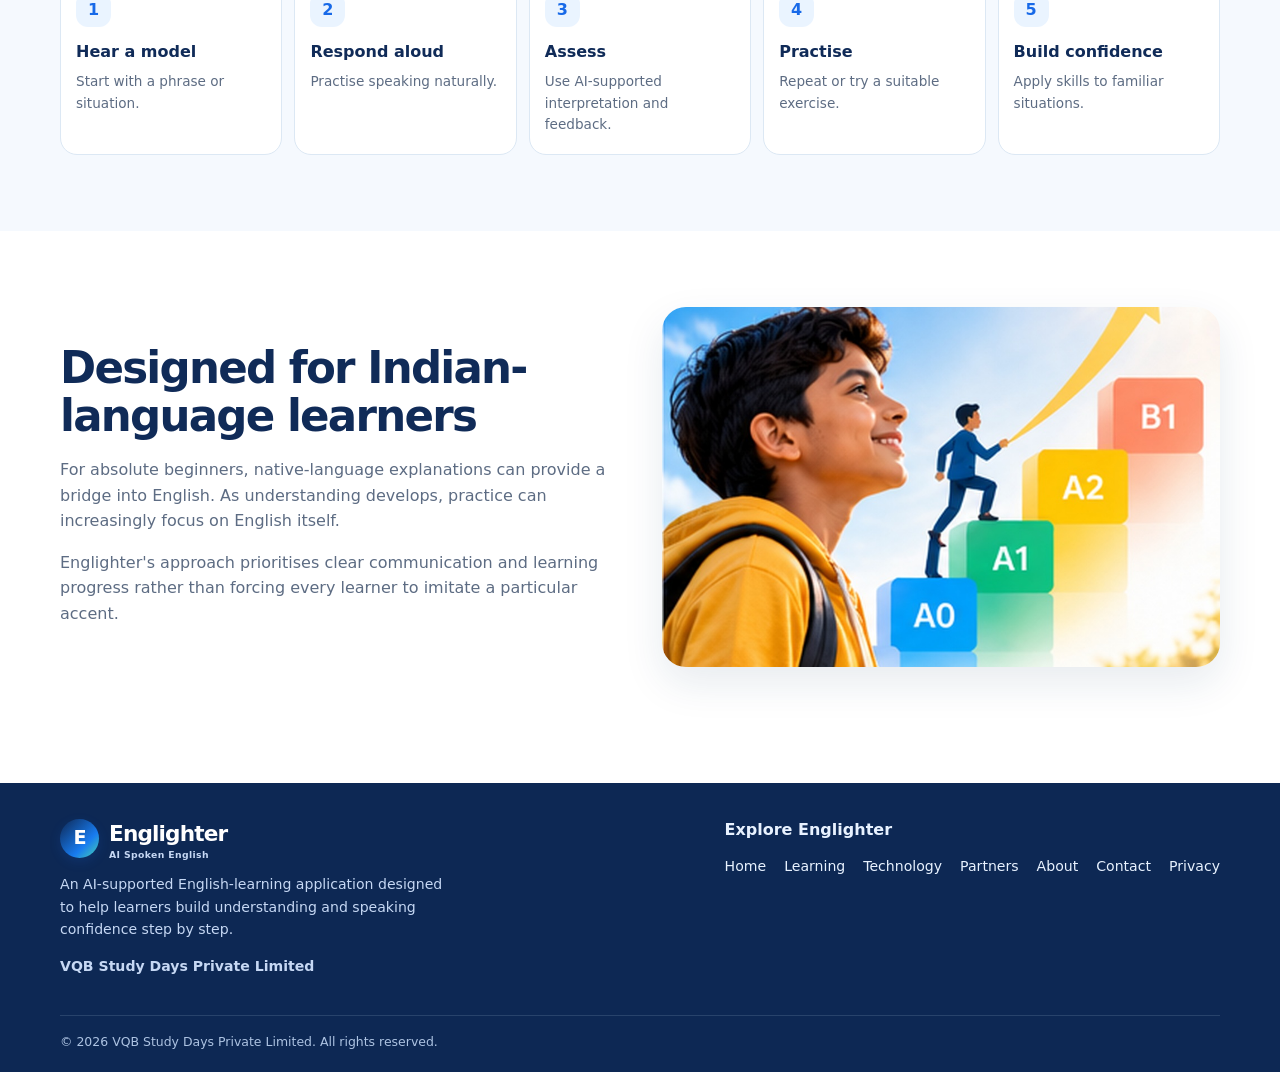
<file: technology.html>
<!doctype html>
<html lang="en"><head><meta charset="utf-8"><meta name="viewport" content="width=device-width, initial-scale=1">
<title>Technology | Englighter</title><meta name="description" content="Learn how Englighter uses speech technology and AI-supported assessment to guide English practice and progression.">
<link rel="stylesheet" href="styles.css"></head><body><header class="site-header"><div class="container nav">
<a class="brand" href="index.html"><span class="brand-mark">E</span><span>Englighter<small>AI Spoken English</small></span></a>
<button class="menu-toggle" aria-label="Toggle navigation" aria-expanded="false">☰</button>
<nav class="nav-links" aria-label="Main navigation"><a href="index.html" >Home</a><a href="learning.html" >Learning</a><a href="technology.html" aria-current="page">Technology</a><a href="partners.html" >Partners</a><a href="about.html" >About</a><a href="contact.html" >Contact</a><a href="privacy.html" >Privacy</a></nav>
</div></header><main><section class="page-hero"><div class="container page-hero-grid"><div><span class="eyebrow">Our technology</span><h1>AI that listens, assesses and helps learners improve</h1><p>Englighter brings speech technology and AI-supported assessment into a guided English-practice experience.</p><a class="btn btn-blue" href="#capabilities">Explore the capabilities →</a></div><img src="assets/technology.jpg" alt="Learner practising spoken English with a mobile device"></div></section>
<section class="section" id="capabilities"><div class="container"><div class="section-head"><span class="eyebrow">Learning support</span><h2>Technology in service of practice</h2><p>The application is designed around useful learner feedback and appropriately staged exercises.</p></div><div class="icon-grid">
<div class="icon-card"><span class="emoji">🎙️</span><h3>Speech recognition</h3><p>Interprets spoken responses so learners can practise using their own voice.</p></div>
<div class="icon-card"><span class="emoji">🗣️</span><h3>Pronunciation assessment</h3><p>Supports pronunciation practice while accounting for natural variation in learner speech.</p></div>
<div class="icon-card"><span class="emoji">✍️</span><h3>Grammar and sentence use</h3><p>Helps assess sentence structure and usage during guided speaking exercises.</p></div>
<div class="icon-card"><span class="emoji">📚</span><h3>Vocabulary development</h3><p>Supports learning useful words and phrases for everyday communication.</p></div>
<div class="icon-card"><span class="emoji">🧩</span><h3>Adaptive practice</h3><p>Learning activities can be adjusted to suit the learner's current performance.</p></div>
<div class="icon-card"><span class="emoji">📈</span><h3>Progression</h3><p>Structured stages help learners move from foundational skills to more independent speaking.</p></div>
</div></div></section>
<section class="section section-soft"><div class="container"><div class="section-head"><span class="eyebrow">How it works</span><h2>A guided cycle, not a one-off test</h2></div><div class="steps"><div class="step"><h3>Hear a model</h3><p>Start with a phrase or situation.</p></div><div class="step"><h3>Respond aloud</h3><p>Practise speaking naturally.</p></div><div class="step"><h3>Assess</h3><p>Use AI-supported interpretation and feedback.</p></div><div class="step"><h3>Practise</h3><p>Repeat or try a suitable exercise.</p></div><div class="step"><h3>Build confidence</h3><p>Apply skills to familiar situations.</p></div></div></div></section>
<section class="section"><div class="container split"><div><h2>Designed for Indian-language learners</h2><p>For absolute beginners, native-language explanations can provide a bridge into English. As understanding develops, practice can increasingly focus on English itself.</p><p>Englighter's approach prioritises clear communication and learning progress rather than forcing every learner to imitate a particular accent.</p></div><img src="assets/learning-pathways.jpg" alt="Young learner using audio and visual prompts"></div></section></main><footer class="footer"><div class="container"><div class="footer-top">
<div><a class="brand" href="index.html"><span class="brand-mark">E</span><span>Englighter<small>AI Spoken English</small></span></a>
<p>An AI-supported English-learning application designed to help learners build understanding and speaking confidence step by step.</p>
<p><strong>VQB Study Days Private Limited</strong></p></div>
<div><strong>Explore Englighter</strong><div class="footer-links" style="margin-top:12px"><a href="index.html">Home</a><a href="learning.html">Learning</a><a href="technology.html">Technology</a><a href="partners.html">Partners</a><a href="about.html">About</a><a href="contact.html">Contact</a><a href="privacy.html">Privacy</a></div></div>
</div><div class="copyright">© 2026 VQB Study Days Private Limited. All rights reserved.</div></div></footer><script src="script.js"></script></body></html>
</file>
<file: styles.css>
:root{--navy:#102b58;--blue:#1769e8;--blue2:#eaf4ff;--green:#129447;--ink:#23334d;--muted:#5d6c83;--line:#dce8f4;--white:#fff;--soft:#f5f9fe;--orange:#ef8b22;--shadow:0 16px 40px rgba(20,56,102,.10)}
*{box-sizing:border-box}html{scroll-behavior:smooth}body{margin:0;font-family:Inter,ui-sans-serif,system-ui,-apple-system,"Segoe UI",Arial,sans-serif;color:var(--ink);background:#fff;line-height:1.6}a{color:inherit;text-decoration:none}img{display:block;max-width:100%}.container{width:min(1160px,92%);margin:auto}.site-header{position:sticky;top:0;z-index:10;background:rgba(255,255,255,.96);backdrop-filter:blur(12px);border-bottom:1px solid var(--line)}.nav{min-height:78px;display:flex;align-items:center;justify-content:space-between;gap:24px}.brand{display:flex;align-items:center;gap:10px;font-weight:850;color:var(--navy);font-size:1.35rem;letter-spacing:-.04em}.brand-mark{width:39px;height:39px;border-radius:50%;background:linear-gradient(135deg,#0d2753,#187cf0 65%,#48d3b1);display:grid;place-items:center;color:#fff;font-weight:900;font-size:1.2rem;box-shadow:0 4px 12px #1769e82a}.brand small{display:block;font-size:.58rem;letter-spacing:.04em;line-height:1;color:var(--muted);font-weight:650;margin-top:-2px}.nav-links{display:flex;align-items:center;gap:24px;font-size:.92rem;font-weight:650;color:#354762}.nav-links a:hover,.nav-links a[aria-current=page]{color:var(--blue)}.nav-links a[aria-current=page]{position:relative}.nav-links a[aria-current=page]:after{content:"";position:absolute;height:3px;bottom:-10px;left:0;right:0;border-radius:4px;background:var(--blue)}.menu-toggle{display:none;border:1px solid var(--line);border-radius:10px;background:#fff;padding:9px 12px;font-size:1.1rem}.btn{display:inline-flex;align-items:center;justify-content:center;gap:9px;padding:12px 18px;border-radius:999px;font-weight:750;font-size:.94rem;border:1px solid transparent;transition:.2s}.btn:hover{transform:translateY(-1px)}.btn-blue{background:var(--blue);color:#fff;box-shadow:0 8px 20px #1769e82c}.btn-green{background:var(--green);color:#fff}.btn-outline{border-color:#bfd5ef;color:var(--navy);background:#fff}.eyebrow{display:inline-flex;align-items:center;gap:8px;background:#e7f2ff;color:#1769e8;padding:7px 12px;border-radius:999px;font-size:.77rem;font-weight:800;letter-spacing:.06em;text-transform:uppercase}.hero{padding:52px 0 42px;background:radial-gradient(circle at 82% 24%,#e2f7f3 0,transparent 26%),linear-gradient(120deg,#f7fbff,#fff 58%,#eff9ff)}.hero-grid{display:grid;grid-template-columns:1.02fr .98fr;align-items:center;gap:46px}.hero h1{font-size:clamp(2.7rem,5vw,4.6rem);line-height:1.03;letter-spacing:-.055em;color:var(--navy);margin:18px 0}.hero h1 span{color:var(--blue)}.lead{font-size:1.12rem;color:#4c607c;max-width:610px}.hero-actions{display:flex;flex-wrap:wrap;gap:12px;margin:26px 0 15px}.micro-note{font-size:.84rem;color:var(--muted)}.hero-image{position:relative}.hero-image img{width:100%;height:440px;object-fit:cover;border-radius:28px;box-shadow:var(--shadow)}.image-badge{position:absolute;left:-20px;bottom:22px;background:#fff;padding:15px 18px;border-radius:16px;box-shadow:var(--shadow);max-width:230px;font-weight:750;color:var(--navy)}.image-badge span{display:block;font-size:.83rem;color:var(--muted);font-weight:500}.feature-strip{padding:22px 0;background:#eef7ff;border-top:1px solid #deefff;border-bottom:1px solid #deefff}.feature-grid{display:grid;grid-template-columns:repeat(4,1fr);gap:14px}.feature-stat{display:flex;gap:12px;align-items:center;padding:6px 12px;border-right:1px solid #d4e6f8}.feature-stat:last-child{border:0}.feature-icon{width:42px;height:42px;border-radius:14px;display:grid;place-items:center;background:#fff;color:var(--blue);font-size:1.25rem}.feature-stat strong{display:block;color:var(--navy);font-size:1rem}.feature-stat small{display:block;color:var(--muted);font-size:.79rem}.section{padding:76px 0}.section-soft{background:var(--soft)}.section-head{max-width:720px;margin:0 auto 36px;text-align:center}.section h2,.page-hero h1{color:var(--navy);font-size:clamp(2rem,3.4vw,3rem);line-height:1.12;letter-spacing:-.04em;margin:12px 0}.section-head p,.section p{color:var(--muted)}.cards{display:grid;grid-template-columns:repeat(3,1fr);gap:22px}.card{border:1px solid var(--line);border-radius:22px;background:#fff;overflow:hidden;box-shadow:0 8px 26px rgba(30,68,112,.05)}.card img{width:100%;height:205px;object-fit:cover}.card-body{padding:23px}.card h3{margin:0 0 8px;color:var(--navy);font-size:1.22rem}.card p{margin:0 0 16px}.text-link{color:var(--blue);font-weight:800}.pathway-grid{display:grid;grid-template-columns:1fr 1fr;gap:24px}.pathway{border-radius:24px;padding:26px;border:1px solid var(--line);background:linear-gradient(145deg,#fff7ea,#fff)}.pathway.blue{background:linear-gradient(145deg,#edf6ff,#fff)}.pathway img{height:205px;width:100%;object-fit:cover;border-radius:17px;margin-bottom:20px}.pathway h3{font-size:1.6rem;color:var(--navy);margin:8px 0}.tag{font-size:.75rem;font-weight:800;text-transform:uppercase;letter-spacing:.06em;color:#a95b0a;background:#ffebcc;padding:6px 10px;border-radius:999px}.tag.blue{color:#1458b8;background:#dbeeff}.checks{padding:0;list-style:none;margin:16px 0}.checks li{margin:9px 0;color:#40536d}.checks li:before{content:"✓";font-weight:900;color:var(--green);margin-right:10px}.split{display:grid;grid-template-columns:1fr 1fr;align-items:center;gap:44px}.split img{width:100%;height:360px;object-fit:cover;border-radius:24px;box-shadow:var(--shadow)}.icon-grid{display:grid;grid-template-columns:repeat(3,1fr);gap:15px}.icon-card{padding:20px;border:1px solid var(--line);border-radius:18px;background:#fff}.icon-card .emoji{font-size:1.6rem}.icon-card h3{margin:8px 0;color:var(--navy);font-size:1.02rem}.icon-card p{font-size:.9rem;margin:0}.steps{display:grid;grid-template-columns:repeat(5,1fr);gap:12px;counter-reset:step}.step{padding:18px 15px;background:#fff;border:1px solid var(--line);border-radius:17px}.step:before{counter-increment:step;content:counter(step);display:grid;place-items:center;width:35px;height:35px;background:var(--blue2);color:var(--blue);border-radius:12px;font-weight:900;margin-bottom:12px}.step h3{font-size:1rem;color:var(--navy);margin:0 0 6px}.step p{font-size:.85rem;margin:0}.page-hero{padding:52px 0;background:linear-gradient(120deg,#f0f7ff,#fff 62%,#eaf9f5)}.page-hero-grid{display:grid;grid-template-columns:1fr .85fr;align-items:center;gap:42px}.page-hero img{height:330px;width:100%;object-fit:cover;border-radius:25px;box-shadow:var(--shadow)}.page-hero p{font-size:1.1rem;color:var(--muted);max-width:640px}.level-row{display:grid;grid-template-columns:repeat(4,1fr);gap:14px;margin-top:25px}.level{padding:18px;border-radius:16px;text-align:center;background:#fff;border:1px solid var(--line)}.level strong{display:block;color:var(--blue);font-size:1.1rem}.level span{font-size:.85rem;color:var(--muted)}.cta-band{padding:34px;border-radius:25px;background:linear-gradient(120deg,#102b58,#1769e8);color:#fff;display:flex;justify-content:space-between;align-items:center;gap:25px}.cta-band h2{color:#fff;margin:0 0 8px;font-size:1.7rem}.cta-band p{color:#d9e9ff;margin:0}.cta-band .btn{background:#fff;color:var(--navy);flex-shrink:0}.footer{background:#0d2854;color:#e8f2ff;padding:34px 0 20px;margin-top:40px}.footer-top{display:flex;justify-content:space-between;align-items:flex-start;gap:30px}.footer .brand{color:#fff}.footer .brand small{color:#c6d8f4}.footer p{color:#c6d8f4;font-size:.88rem;max-width:400px}.footer-links{display:flex;flex-wrap:wrap;gap:18px;font-size:.88rem}.footer-links a:hover{color:#8ed7ff}.copyright{border-top:1px solid #28436b;margin-top:24px;padding-top:16px;font-size:.78rem;color:#adc3e2}.contact-grid{display:grid;grid-template-columns:.8fr 1.2fr;gap:26px;align-items:start}.contact-card,.form-card{padding:28px;border:1px solid var(--line);border-radius:22px;background:#fff;box-shadow:var(--shadow)}.contact-card img{height:180px;width:100%;object-fit:cover;border-radius:16px;margin-bottom:20px}.contact-item{padding:13px 0;border-bottom:1px solid var(--line)}.contact-item:last-child{border:0}.contact-item strong{display:block;color:var(--navy)}.contact-item a{color:var(--blue);font-weight:800}.form-grid{display:grid;grid-template-columns:1fr 1fr;gap:15px}.field{display:flex;flex-direction:column;gap:6px}.field.full{grid-column:1/-1}.field label{font-weight:750;font-size:.88rem;color:var(--navy)}input,select,textarea{font:inherit;width:100%;padding:12px 13px;border:1px solid #ccdae9;border-radius:10px;background:#fbfdff;color:var(--ink)}textarea{min-height:140px;resize:vertical}.form-note{font-size:.82rem;color:var(--muted)}.privacy-list{display:grid;grid-template-columns:repeat(2,1fr);gap:16px}.privacy-item{display:flex;gap:14px;padding:18px;border:1px solid var(--line);border-radius:16px;background:#fff}.privacy-item .emoji{font-size:1.5rem}.privacy-item h3{margin:0;color:var(--navy)}.privacy-item p{margin:5px 0 0;font-size:.9rem}.notice{padding:16px 18px;border-left:4px solid #e6a33b;background:#fff8e9;border-radius:10px;color:#705222}.mobile-only{display:none}
@media(max-width:900px){.nav{flex-wrap:wrap;padding:14px 0}.menu-toggle{display:block}.nav-links{display:none;width:100%;flex-direction:column;align-items:flex-start;gap:14px;padding:12px 0 8px}.nav-links.open{display:flex}.nav-links a[aria-current=page]:after{display:none}.hero-grid,.page-hero-grid,.split,.contact-grid{grid-template-columns:1fr}.hero{padding-top:35px}.hero-image img{height:360px}.image-badge{left:10px}.feature-grid{grid-template-columns:repeat(2,1fr)}.feature-stat:nth-child(2){border-right:0}.cards{grid-template-columns:repeat(2,1fr)}.steps{grid-template-columns:repeat(3,1fr)}.icon-grid{grid-template-columns:repeat(2,1fr)}.page-hero img{height:300px}.footer-top{flex-direction:column}.cta-band{align-items:flex-start;flex-direction:column}}
@media(max-width:560px){.container{width:min(100% - 30px,1160px)}.brand{font-size:1.15rem}.hero h1{font-size:2.75rem}.hero-image img{height:300px}.feature-grid,.cards,.pathway-grid,.icon-grid,.steps,.level-row,.privacy-list,.form-grid{grid-template-columns:1fr}.feature-stat{border-right:0;border-bottom:1px solid #d4e6f8;padding:9px}.feature-stat:last-child{border-bottom:0}.section{padding:54px 0}.page-hero{padding:38px 0}.page-hero h1{font-size:2.45rem}.page-hero img{height:250px}.split img{height:260px}.card img{height:190px}.contact-card,.form-card{padding:20px}.cta-band{padding:25px}.field.full{grid-column:auto}}
</file>
